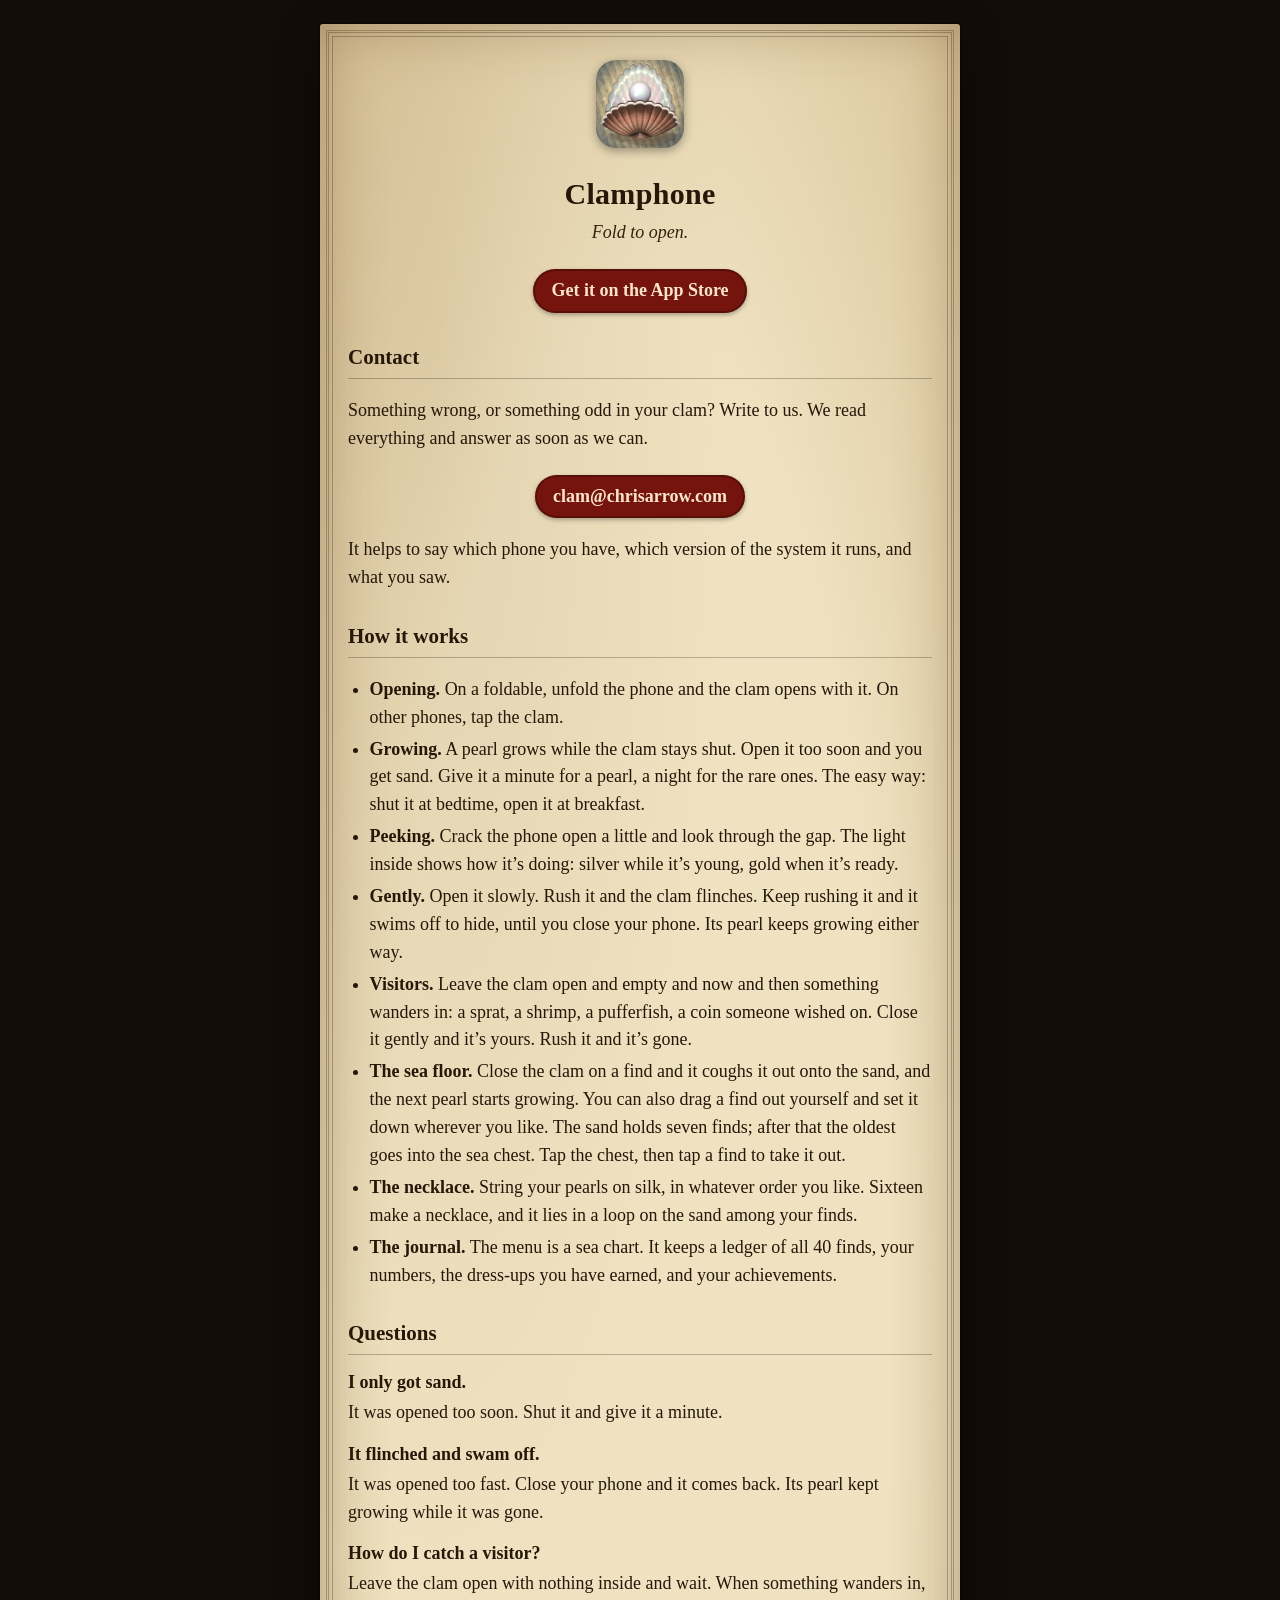
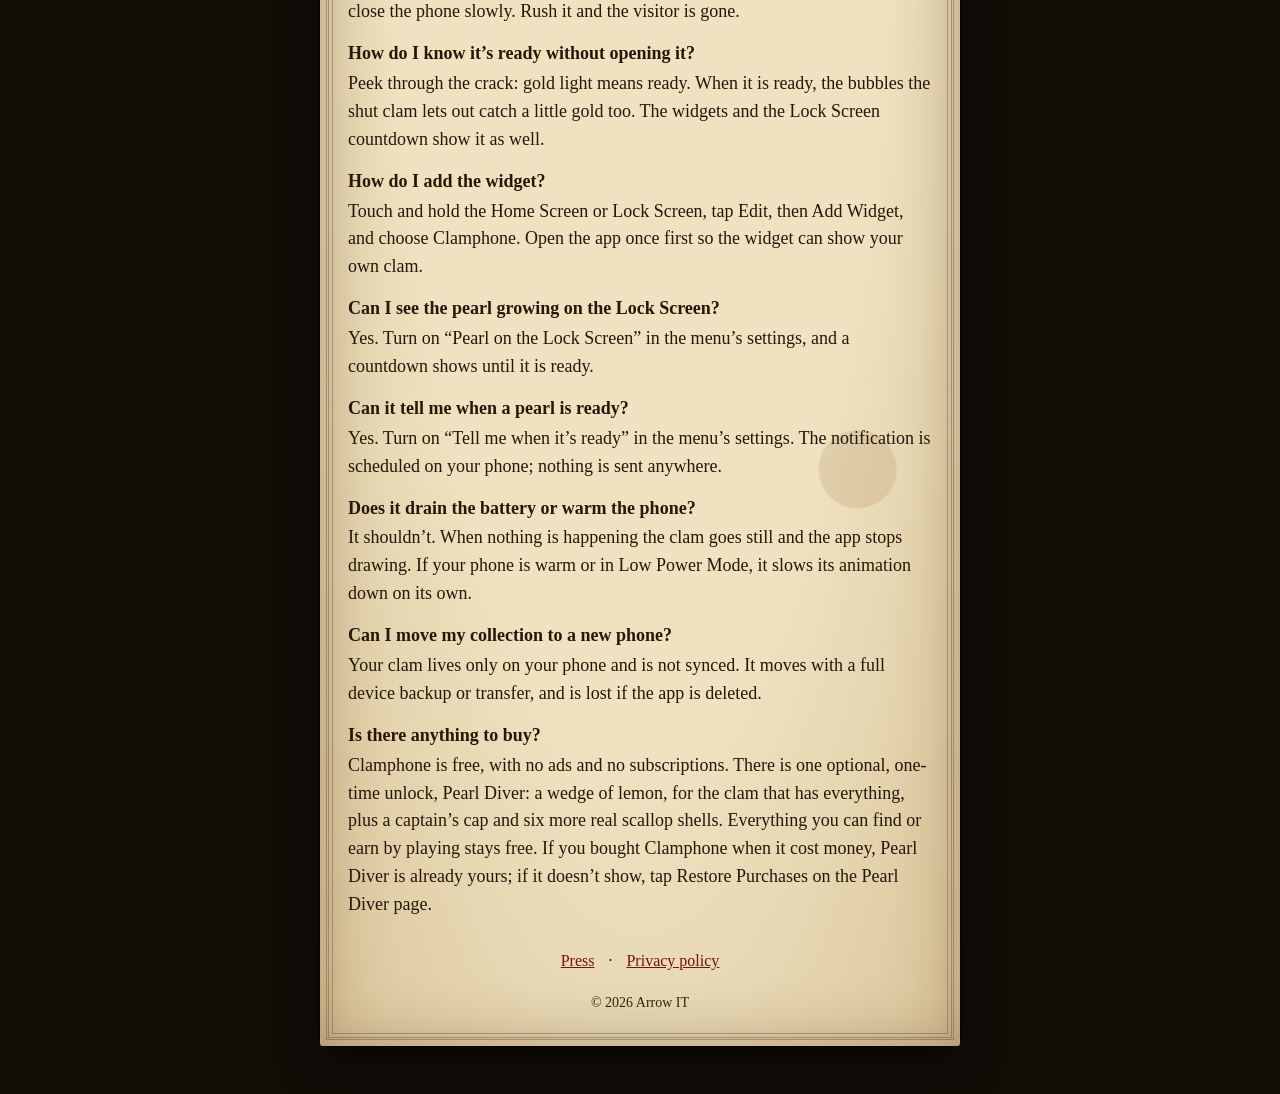
<file: index.html>
<!doctype html>
<html lang="en">
<head>
<meta charset="utf-8">
<meta name="viewport" content="width=device-width, initial-scale=1">
<meta name="color-scheme" content="light dark">
<title>Clamphone Support</title>
<meta name="description" content="Help and contact for Clamphone: Fold to Open.">
<link rel="icon" href="icon.png">
<link rel="stylesheet" href="style.css">
</head>
<body>
<main class="sheet">
  <header>
    <img src="icon.png" alt="The Clamphone icon: a pearl showing over the lid of a scallop">
    <h1>Clamphone</h1>
    <p class="tagline">Fold to open.</p>
  </header>

  <p style="text-align:center"><a class="contact" href="https://apps.apple.com/us/app/clamphone-fold-to-open/id6820744662">Get it on the App Store</a></p>

  <h2>Contact</h2>
  <p>Something wrong, or something odd in your clam? Write to us. We read everything and answer as soon as we can.</p>
  <p style="text-align:center"><a class="contact" href="mailto:clam@chrisarrow.com?subject=Clamphone%20support">clam@chrisarrow.com</a></p>
  <p>It helps to say which phone you have, which version of the system it runs, and what you saw.</p>

  <h2>How it works</h2>
  <ul>
    <li><strong>Opening.</strong> On a foldable, unfold the phone and the clam opens with it. On other phones, tap the clam.</li>
    <li><strong>Growing.</strong> A pearl grows while the clam stays shut. Open it too soon and you get sand. Give it a minute for a pearl, a night for the rare ones. The easy way: shut it at bedtime, open it at breakfast.</li>
    <li><strong>Peeking.</strong> Crack the phone open a little and look through the gap. The light inside shows how it’s doing: silver while it’s young, gold when it’s ready.</li>
    <li><strong>Gently.</strong> Open it slowly. Rush it and the clam flinches. Keep rushing it and it swims off to hide, until you close your phone. Its pearl keeps growing either way.</li>
    <li><strong>Visitors.</strong> Leave the clam open and empty and now and then something wanders in: a sprat, a shrimp, a pufferfish, a coin someone wished on. Close it gently and it’s yours. Rush it and it’s gone.</li>
    <li><strong>The sea floor.</strong> Close the clam on a find and it coughs it out onto the sand, and the next pearl starts growing. You can also drag a find out yourself and set it down wherever you like. The sand holds seven finds; after that the oldest goes into the sea chest. Tap the chest, then tap a find to take it out.</li>
    <li><strong>The necklace.</strong> String your pearls on silk, in whatever order you like. Sixteen make a necklace, and it lies in a loop on the sand among your finds.</li>
    <li><strong>The journal.</strong> The menu is a sea chart. It keeps a ledger of all 40 finds, your numbers, the dress-ups you have earned, and your achievements.</li>
  </ul>

  <h2>Questions</h2>
  <dl>
    <dt>I only got sand.</dt>
    <dd>It was opened too soon. Shut it and give it a minute.</dd>

    <dt>It flinched and swam off.</dt>
    <dd>It was opened too fast. Close your phone and it comes back. Its pearl kept growing while it was gone.</dd>

    <dt>How do I catch a visitor?</dt>
    <dd>Leave the clam open with nothing inside and wait. When something wanders in, close the phone slowly. Rush it and the visitor is gone.</dd>

    <dt>How do I know it’s ready without opening it?</dt>
    <dd>Peek through the crack: gold light means ready. When it is ready, the bubbles the shut clam lets out catch a little gold too. The widgets and the Lock Screen countdown show it as well.</dd>

    <dt>How do I add the widget?</dt>
    <dd>Touch and hold the Home Screen or Lock Screen, tap Edit, then Add Widget, and choose Clamphone. Open the app once first so the widget can show your own clam.</dd>

    <dt>Can I see the pearl growing on the Lock Screen?</dt>
    <dd>Yes. Turn on “Pearl on the Lock Screen” in the menu’s settings, and a countdown shows until it is ready.</dd>

    <dt>Can it tell me when a pearl is ready?</dt>
    <dd>Yes. Turn on “Tell me when it’s ready” in the menu’s settings. The notification is scheduled on your phone; nothing is sent anywhere.</dd>

    <dt>Does it drain the battery or warm the phone?</dt>
    <dd>It shouldn’t. When nothing is happening the clam goes still and the app stops drawing. If your phone is warm or in Low Power Mode, it slows its animation down on its own.</dd>

    <dt>Can I move my collection to a new phone?</dt>
    <dd>Your clam lives only on your phone and is not synced. It moves with a full device backup or transfer, and is lost if the app is deleted.</dd>

    <dt>Is there anything to buy?</dt>
    <dd>Clamphone is free, with no ads and no subscriptions. There is one optional, one-time unlock, Pearl Diver: a wedge of lemon, for the clam that has everything, plus a captain’s cap and six more real scallop shells. Everything you can find or earn by playing stays free. If you bought Clamphone when it cost money, Pearl Diver is already yours; if it doesn’t show, tap Restore Purchases on the Pearl Diver page.</dd>
  </dl>

  <nav><a href="press.html">Press</a> · <a href="privacy.html">Privacy policy</a></nav>
  <footer>© 2026 Arrow IT</footer>
</main>
</body>
</html>
</file>
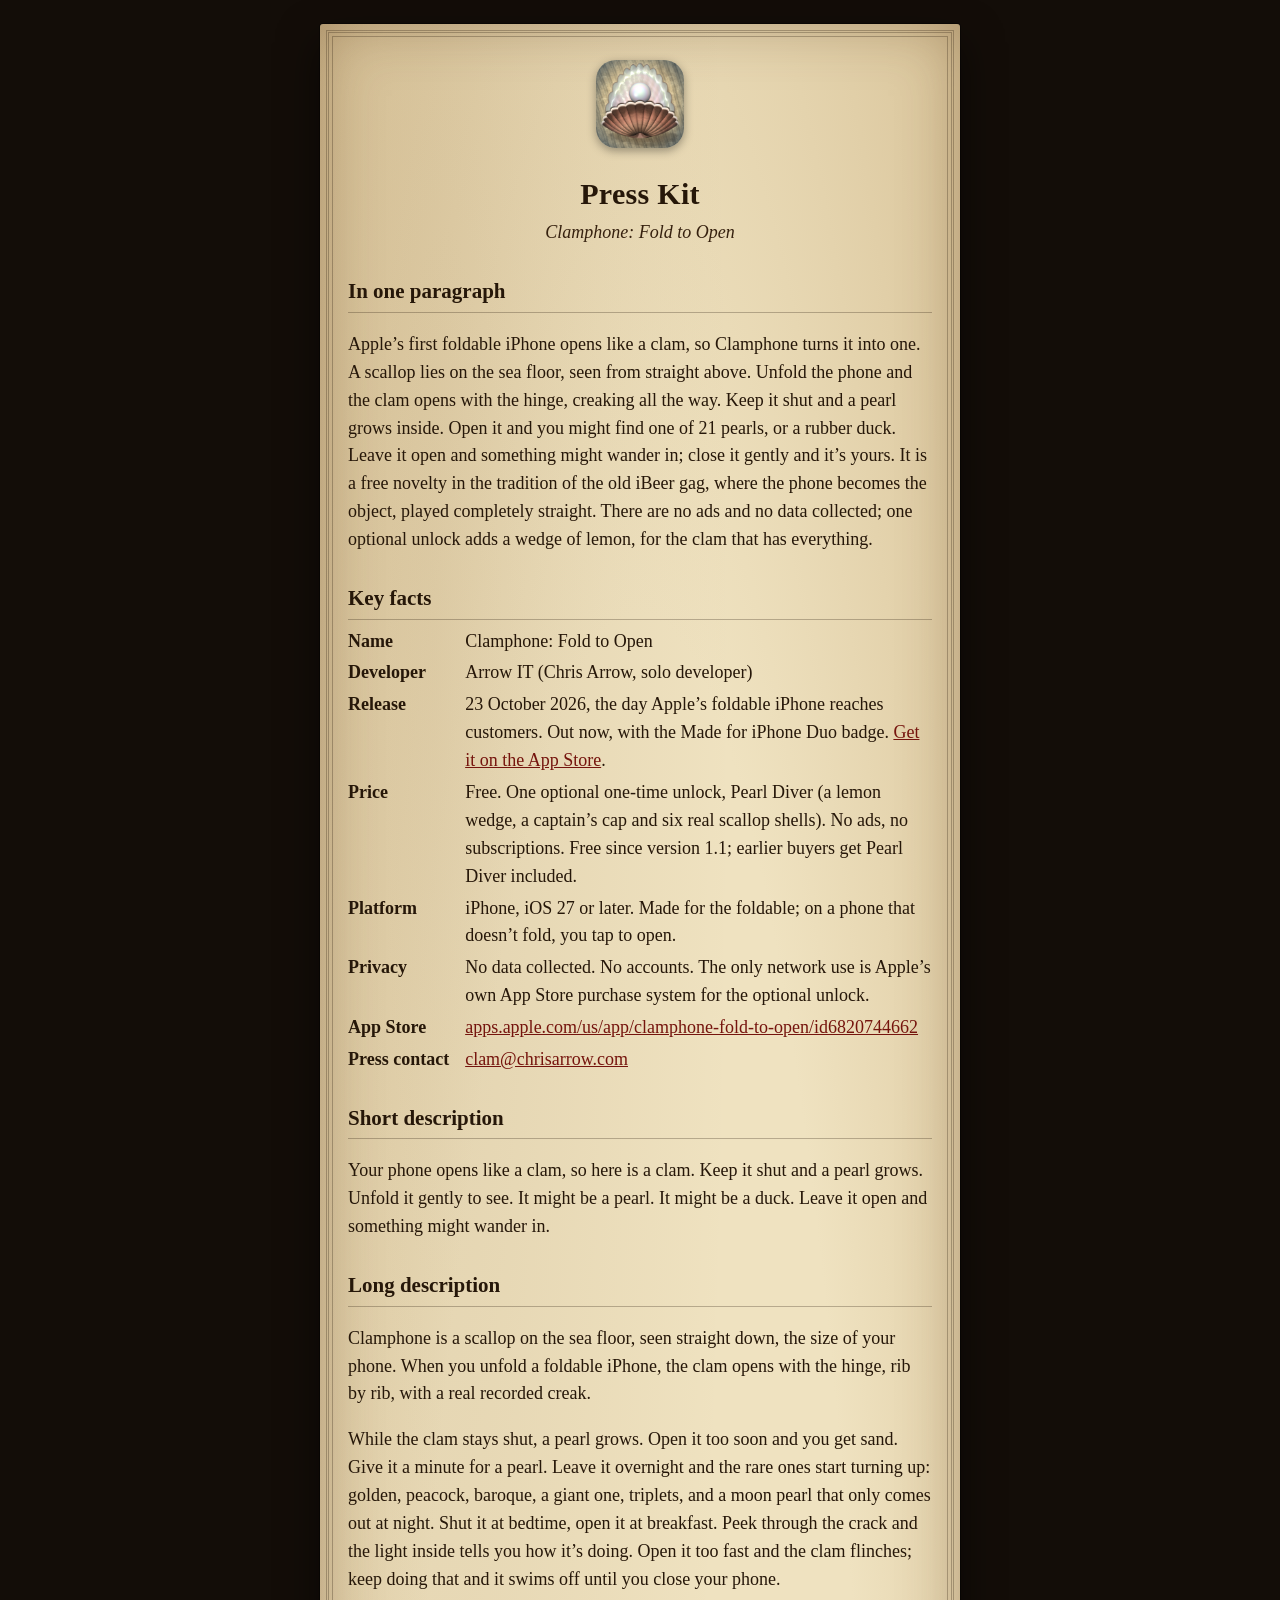
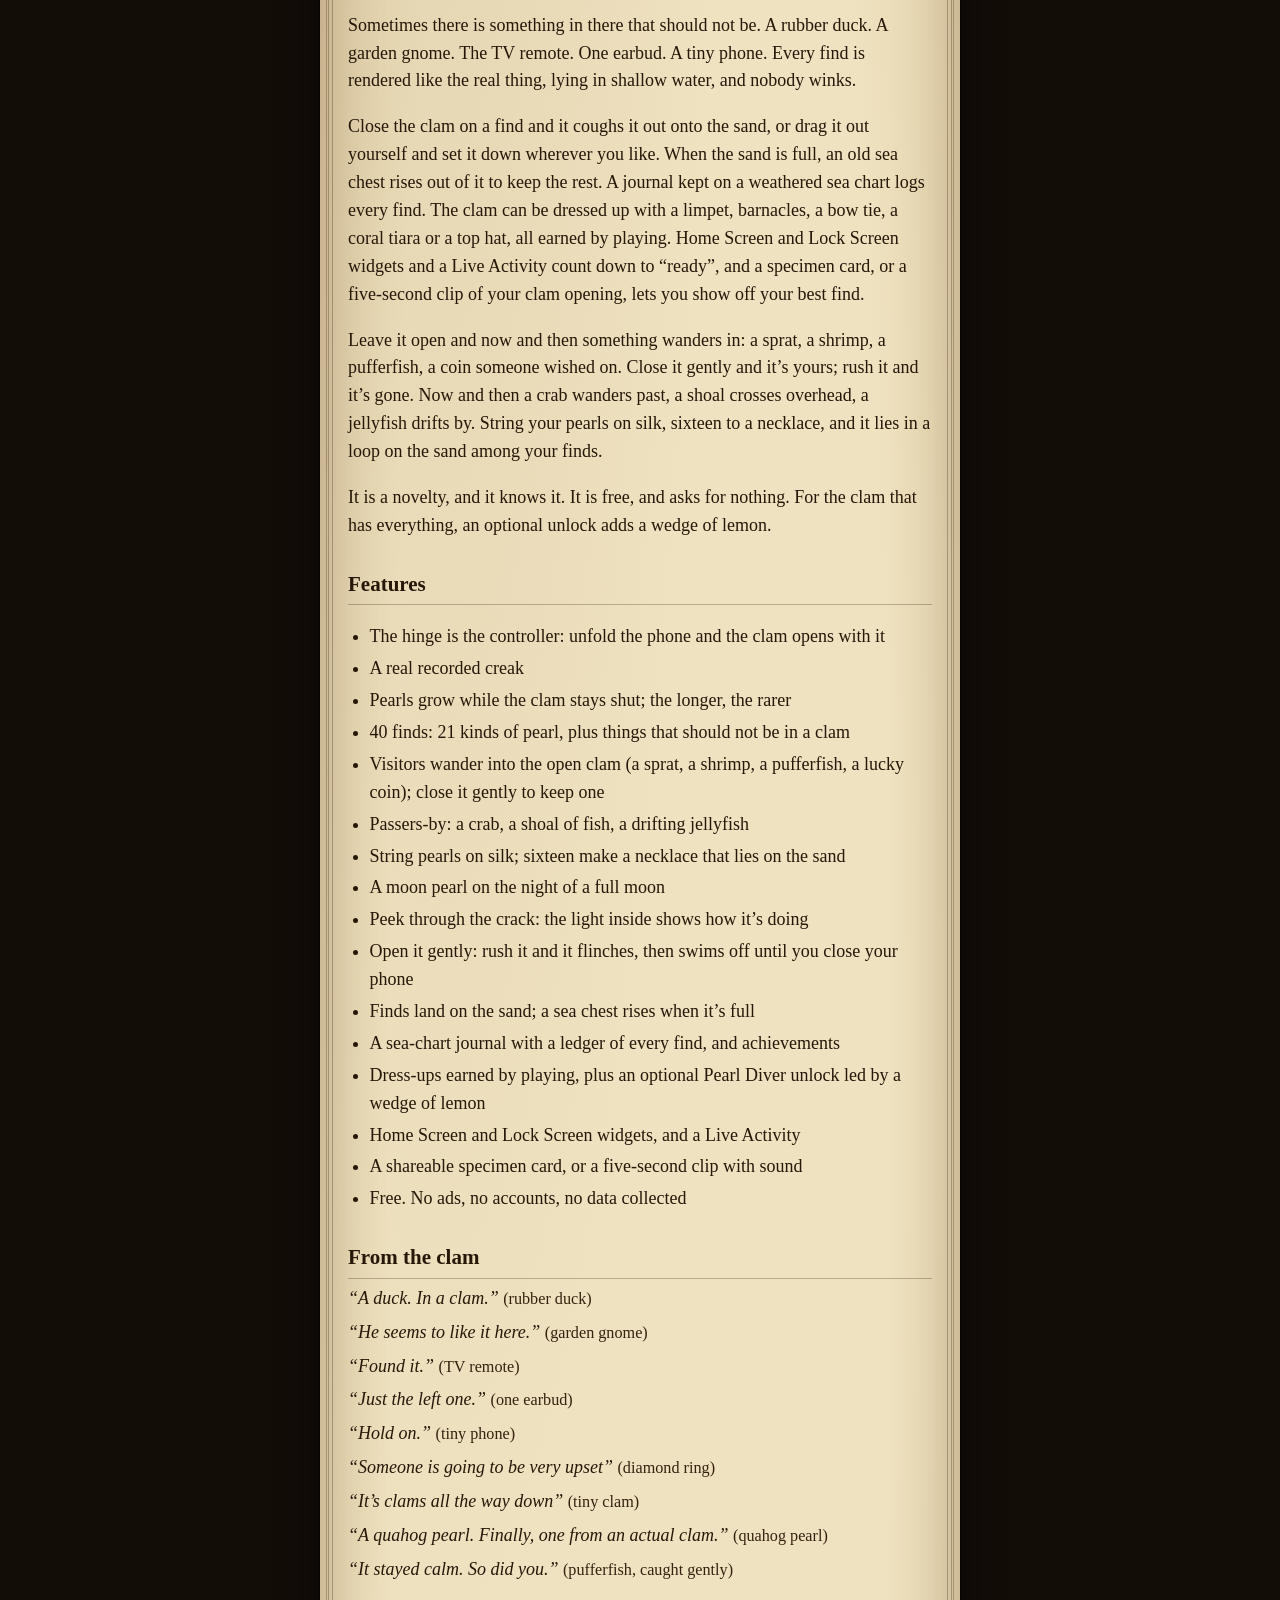
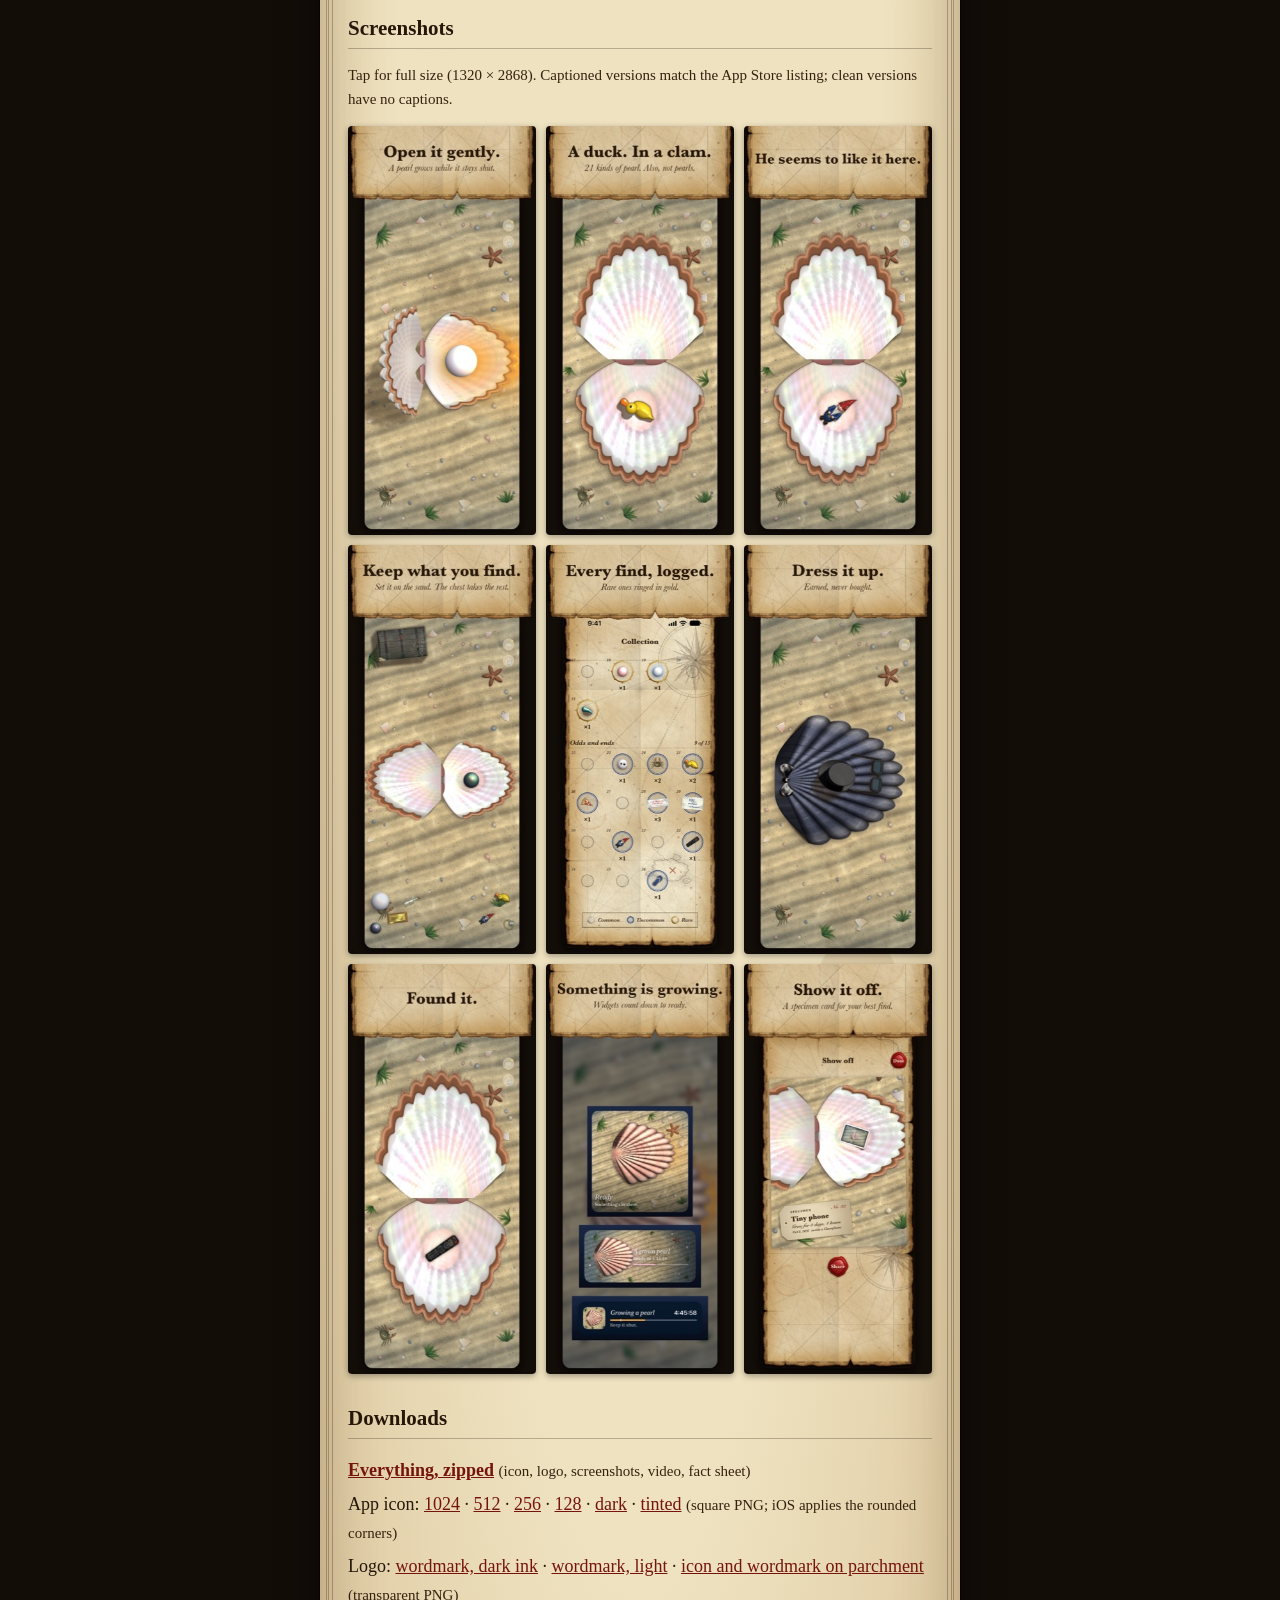
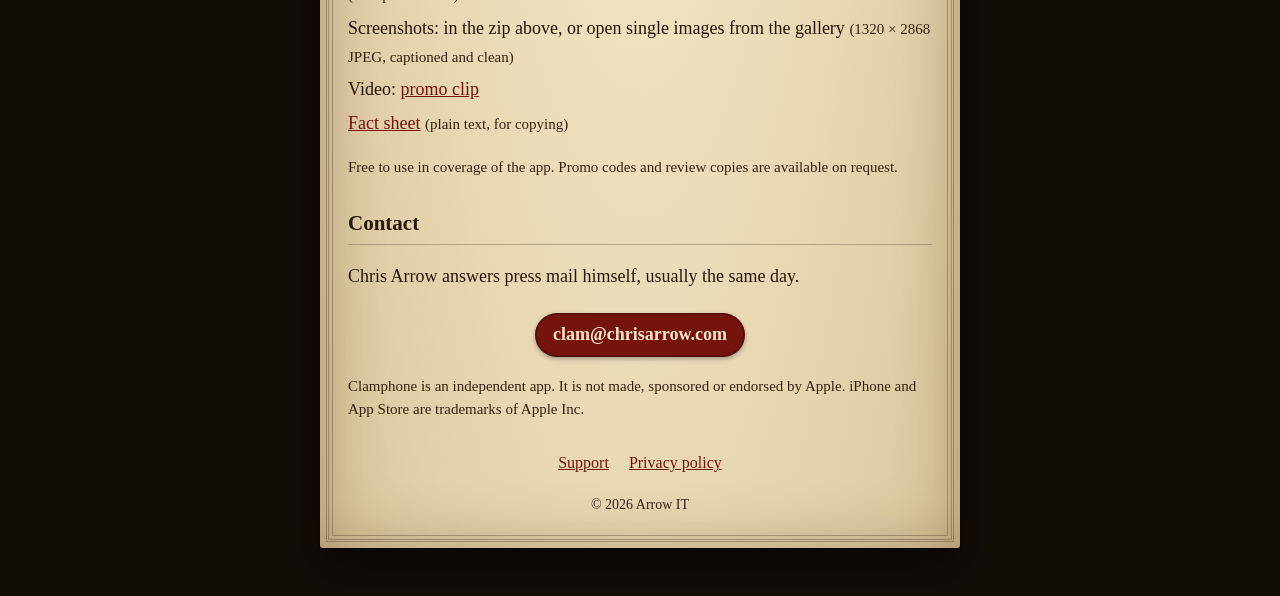
<file: press.html>
<!doctype html>
<html lang="en">
<head>
<meta charset="utf-8">
<meta name="viewport" content="width=device-width, initial-scale=1">
<meta name="color-scheme" content="light dark">
<title>Clamphone Press Kit</title>
<meta name="description" content="Press kit for Clamphone: Fold to Open, a free clam for Apple's first foldable iPhone. Facts, descriptions, screenshots, icon and logo.">
<link rel="icon" href="icon.png">
<link rel="stylesheet" href="style.css">
<style>
  .facts { display: grid; grid-template-columns: max-content 1fr; gap: 4px 16px; margin: 8px 0 0; }
  .facts dt { margin: 0; }
  .facts dd { margin: 0; min-width: 0; overflow-wrap: anywhere; }
  .shots { display: grid; grid-template-columns: repeat(3, 1fr); gap: 10px; margin: 12px 0 4px; }
  .shots a { display: block; }
  .shots img { width: 100%; height: auto; display: block; border-radius: 4px; box-shadow: 0 2px 6px rgba(0,0,0,0.35); }
  .quote { font-style: italic; margin: 6px 0; }
  .quote span { font-style: normal; color: var(--ink-soft); font-size: 0.9em; }
  .dl { list-style: none; padding-left: 0; }
  .dl li { margin: 6px 0; }
  .small { font-size: 15px; color: var(--ink-soft); }
  .center { text-align: center; }
  @media (max-width: 420px) {
    .facts { grid-template-columns: 1fr; gap: 0; }
    .facts dd { margin-bottom: 8px; }
    .shots { grid-template-columns: repeat(2, 1fr); }
  }
</style>
</head>
<body>
<main class="sheet">
  <header>
    <img src="icon.png" alt="The Clamphone icon: a pearl showing over the lid of a scallop">
    <h1>Press Kit</h1>
    <p class="tagline">Clamphone: Fold to Open</p>
  </header>

  <h2>In one paragraph</h2>
  <p>Apple’s first foldable iPhone opens like a clam, so Clamphone turns it into one. A scallop lies on the sea floor, seen from straight above. Unfold the phone and the clam opens with the hinge, creaking all the way. Keep it shut and a pearl grows inside. Open it and you might find one of 21 pearls, or a rubber duck. Leave it open and something might wander in; close it gently and it’s yours. It is a free novelty in the tradition of the old iBeer gag, where the phone becomes the object, played completely straight. There are no ads and no data collected; one optional unlock adds a wedge of lemon, for the clam that has everything.</p>

  <h2>Key facts</h2>
  <dl class="facts">
    <dt>Name</dt><dd>Clamphone: Fold to Open</dd>
    <dt>Developer</dt><dd>Arrow IT (Chris Arrow, solo developer)</dd>
    <dt>Release</dt><dd>23 October 2026, the day Apple’s foldable iPhone reaches customers. Out now, with the Made for iPhone Duo badge. <a href="https://apps.apple.com/us/app/clamphone-fold-to-open/id6820744662">Get it on the App Store</a>.</dd>
    <dt>Price</dt><dd>Free. One optional one-time unlock, Pearl Diver (a lemon wedge, a captain’s cap and six real scallop shells). No ads, no subscriptions. Free since version 1.1; earlier buyers get Pearl Diver included.</dd>
    <dt>Platform</dt><dd>iPhone, iOS 27 or later. Made for the foldable; on a phone that doesn’t fold, you tap to open.</dd>
    <dt>Privacy</dt><dd>No data collected. No accounts. The only network use is Apple’s own App Store purchase system for the optional unlock.</dd>
    <dt>App Store</dt><dd><a href="https://apps.apple.com/us/app/clamphone-fold-to-open/id6820744662">apps.apple.com/us/app/clamphone-fold-to-open/id6820744662</a></dd>
    <dt>Press contact</dt><dd><a href="mailto:clam@chrisarrow.com?subject=Clamphone%20press">clam@chrisarrow.com</a></dd>
  </dl>

  <h2>Short description</h2>
  <p>Your phone opens like a clam, so here is a clam. Keep it shut and a pearl grows. Unfold it gently to see. It might be a pearl. It might be a duck. Leave it open and something might wander in.</p>

  <h2>Long description</h2>
  <p>Clamphone is a scallop on the sea floor, seen straight down, the size of your phone. When you unfold a foldable iPhone, the clam opens with the hinge, rib by rib, with a real recorded creak.</p>
  <p>While the clam stays shut, a pearl grows. Open it too soon and you get sand. Give it a minute for a pearl. Leave it overnight and the rare ones start turning up: golden, peacock, baroque, a giant one, triplets, and a moon pearl that only comes out at night. Shut it at bedtime, open it at breakfast. Peek through the crack and the light inside tells you how it’s doing. Open it too fast and the clam flinches; keep doing that and it swims off until you close your phone.</p>
  <p>Sometimes there is something in there that should not be. A rubber duck. A garden gnome. The TV remote. One earbud. A tiny phone. Every find is rendered like the real thing, lying in shallow water, and nobody winks.</p>
  <p>Close the clam on a find and it coughs it out onto the sand, or drag it out yourself and set it down wherever you like. When the sand is full, an old sea chest rises out of it to keep the rest. A journal kept on a weathered sea chart logs every find. The clam can be dressed up with a limpet, barnacles, a bow tie, a coral tiara or a top hat, all earned by playing. Home Screen and Lock Screen widgets and a Live Activity count down to “ready”, and a specimen card, or a five-second clip of your clam opening, lets you show off your best find.</p>
  <p>Leave it open and now and then something wanders in: a sprat, a shrimp, a pufferfish, a coin someone wished on. Close it gently and it’s yours; rush it and it’s gone. Now and then a crab wanders past, a shoal crosses overhead, a jellyfish drifts by. String your pearls on silk, sixteen to a necklace, and it lies in a loop on the sand among your finds.</p>
  <p>It is a novelty, and it knows it. It is free, and asks for nothing. For the clam that has everything, an optional unlock adds a wedge of lemon.</p>

  <h2>Features</h2>
  <ul>
    <li>The hinge is the controller: unfold the phone and the clam opens with it</li>
    <li>A real recorded creak</li>
    <li>Pearls grow while the clam stays shut; the longer, the rarer</li>
    <li>40 finds: 21 kinds of pearl, plus things that should not be in a clam</li>
    <li>Visitors wander into the open clam (a sprat, a shrimp, a pufferfish, a lucky coin); close it gently to keep one</li>
    <li>Passers-by: a crab, a shoal of fish, a drifting jellyfish</li>
    <li>String pearls on silk; sixteen make a necklace that lies on the sand</li>
    <li>A moon pearl on the night of a full moon</li>
    <li>Peek through the crack: the light inside shows how it’s doing</li>
    <li>Open it gently: rush it and it flinches, then swims off until you close your phone</li>
    <li>Finds land on the sand; a sea chest rises when it’s full</li>
    <li>A sea-chart journal with a ledger of every find, and achievements</li>
    <li>Dress-ups earned by playing, plus an optional Pearl Diver unlock led by a wedge of lemon</li>
    <li>Home Screen and Lock Screen widgets, and a Live Activity</li>
    <li>A shareable specimen card, or a five-second clip with sound</li>
    <li>Free. No ads, no accounts, no data collected</li>
  </ul>

  <h2>From the clam</h2>
  <p class="quote">“A duck. In a clam.” <span>(rubber duck)</span></p>
  <p class="quote">“He seems to like it here.” <span>(garden gnome)</span></p>
  <p class="quote">“Found it.” <span>(TV remote)</span></p>
  <p class="quote">“Just the left one.” <span>(one earbud)</span></p>
  <p class="quote">“Hold on.” <span>(tiny phone)</span></p>
  <p class="quote">“Someone is going to be very upset” <span>(diamond ring)</span></p>
  <p class="quote">“It’s clams all the way down” <span>(tiny clam)</span></p>
  <p class="quote">“A quahog pearl. Finally, one from an actual clam.” <span>(quahog pearl)</span></p>
  <p class="quote">“It stayed calm. So did you.” <span>(pufferfish, caught gently)</span></p>

  <h2>Screenshots</h2>
  <p class="small">Tap for full size (1320 × 2868). Captioned versions match the App Store listing; clean versions have no captions.</p>
  <div class="shots">
    <a href="press-kit/screenshots/captioned/clamphone-captioned-01.jpg"><img src="press-kit/thumbs/clamphone-captioned-01.jpg" alt="Open it gently: the scallop half open on the sand with a white pearl inside" loading="lazy"></a>
    <a href="press-kit/screenshots/captioned/clamphone-captioned-02.jpg"><img src="press-kit/thumbs/clamphone-captioned-02.jpg" alt="A duck. In a clam: a yellow rubber duck in the open scallop" loading="lazy"></a>
    <a href="press-kit/screenshots/captioned/clamphone-captioned-03.jpg"><img src="press-kit/thumbs/clamphone-captioned-03.jpg" alt="He seems to like it here: a garden gnome lying in the scallop" loading="lazy"></a>
    <a href="press-kit/screenshots/captioned/clamphone-captioned-04.jpg"><img src="press-kit/thumbs/clamphone-captioned-04.jpg" alt="Keep what you find: finds arranged on the sand with a sea chest" loading="lazy"></a>
    <a href="press-kit/screenshots/captioned/clamphone-captioned-05.jpg"><img src="press-kit/thumbs/clamphone-captioned-05.jpg" alt="Every find, logged: the collection, finds in rarity rings on a sea chart, some still to find" loading="lazy"></a>
    <a href="press-kit/screenshots/captioned/clamphone-captioned-06.jpg"><img src="press-kit/thumbs/clamphone-captioned-06.jpg" alt="Dress it up: a dark scallop wearing a top hat and sunglasses" loading="lazy"></a>
    <a href="press-kit/screenshots/captioned/clamphone-captioned-07.jpg"><img src="press-kit/thumbs/clamphone-captioned-07.jpg" alt="Found it: a TV remote in the open scallop" loading="lazy"></a>
    <a href="press-kit/screenshots/captioned/clamphone-captioned-08.jpg"><img src="press-kit/thumbs/clamphone-captioned-08.jpg" alt="Something is growing: widgets and a Live Activity counting down" loading="lazy"></a>
    <a href="press-kit/screenshots/captioned/clamphone-captioned-09.jpg"><img src="press-kit/thumbs/clamphone-captioned-09.jpg" alt="Show it off: a specimen card for a tiny phone" loading="lazy"></a>
  </div>

  <h2>Downloads</h2>
  <ul class="dl">
    <li><strong><a href="press-kit/clamphone-press-kit.zip">Everything, zipped</a></strong> <span class="small">(icon, logo, screenshots, video, fact sheet)</span></li>
    <li>App icon: <a href="press-kit/icon/clamphone-icon-1024.png">1024</a> · <a href="press-kit/icon/clamphone-icon-512.png">512</a> · <a href="press-kit/icon/clamphone-icon-256.png">256</a> · <a href="press-kit/icon/clamphone-icon-128.png">128</a> · <a href="press-kit/icon/clamphone-icon-dark-1024.png">dark</a> · <a href="press-kit/icon/clamphone-icon-tinted-1024.png">tinted</a> <span class="small">(square PNG; iOS applies the rounded corners)</span></li>
    <li>Logo: <a href="press-kit/logo/clamphone-wordmark-ink.png">wordmark, dark ink</a> · <a href="press-kit/logo/clamphone-wordmark-paper.png">wordmark, light</a> · <a href="press-kit/logo/clamphone-lockup-parchment.png">icon and wordmark on parchment</a> <span class="small">(transparent PNG)</span></li>
    <li>Screenshots: in the zip above, or open single images from the gallery <span class="small">(1320 × 2868 JPEG, captioned and clean)</span></li>
    <li>Video: <a href="press-kit/video/clamphone-promo.mp4">promo clip</a></li>
    <li><a href="press-kit/clamphone-fact-sheet.txt">Fact sheet</a> <span class="small">(plain text, for copying)</span></li>
  </ul>
  <p class="small">Free to use in coverage of the app. Promo codes and review copies are available on request.</p>

  <h2>Contact</h2>
  <p>Chris Arrow answers press mail himself, usually the same day.</p>
  <p class="center"><a class="contact" href="mailto:clam@chrisarrow.com?subject=Clamphone%20press">clam@chrisarrow.com</a></p>
  <p class="small">Clamphone is an independent app. It is not made, sponsored or endorsed by Apple. iPhone and App Store are trademarks of Apple Inc.</p>

  <nav><a href="index.html">Support</a><a href="privacy.html">Privacy policy</a></nav>
  <footer>© 2026 Arrow IT</footer>
</main>
</body>
</html>
</file>
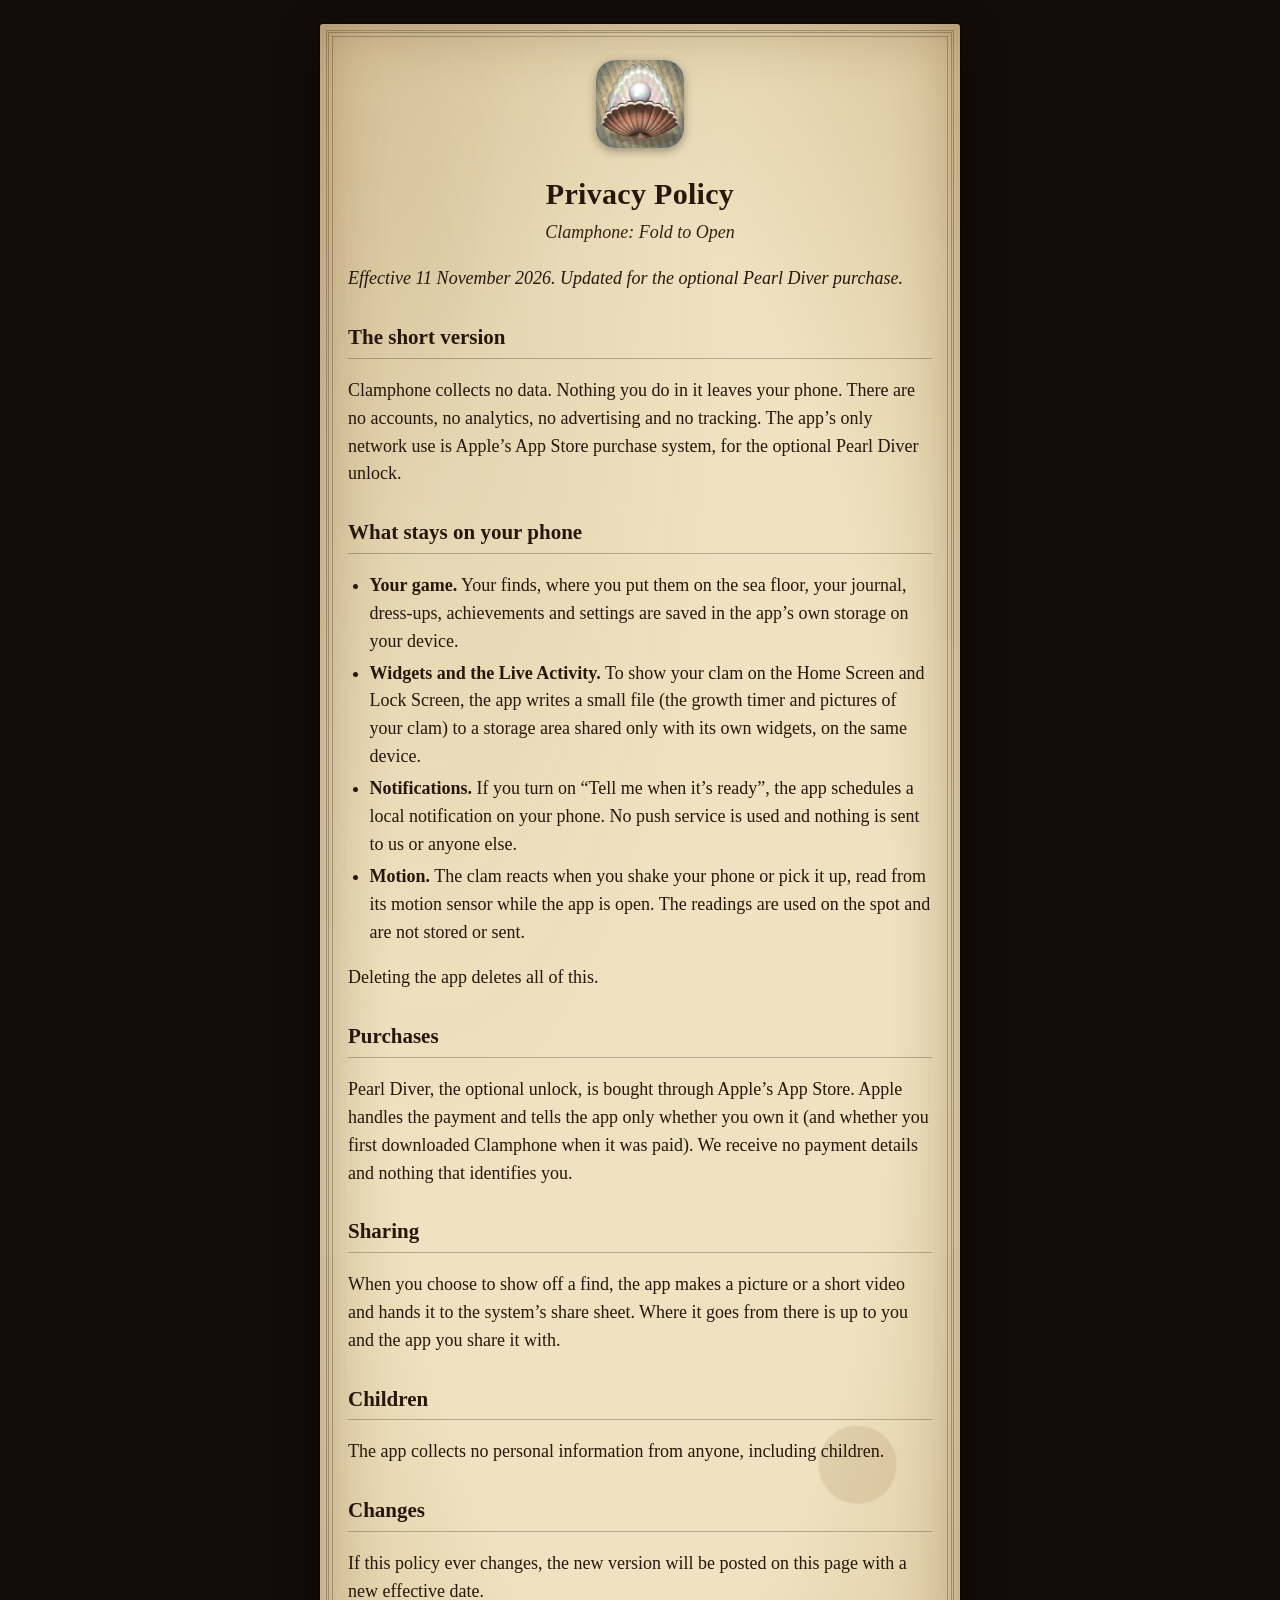
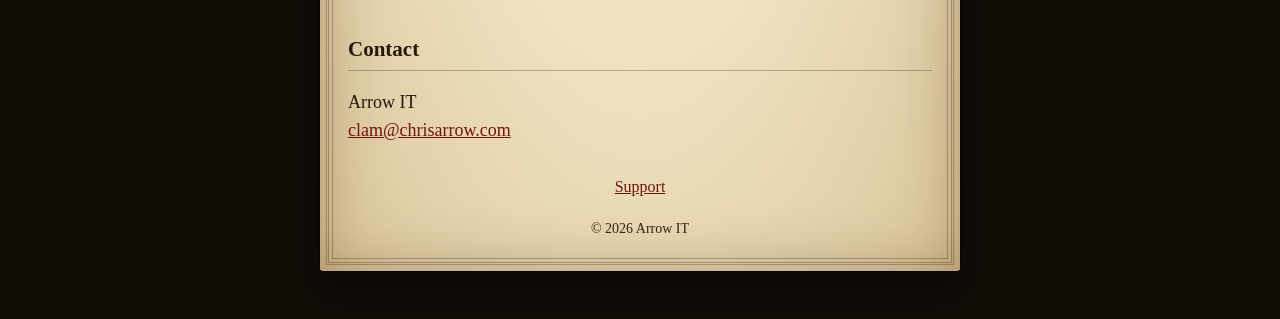
<file: privacy.html>
<!doctype html>
<html lang="en">
<head>
<meta charset="utf-8">
<meta name="viewport" content="width=device-width, initial-scale=1">
<meta name="color-scheme" content="light dark">
<title>Clamphone Privacy Policy</title>
<meta name="description" content="Privacy policy for Clamphone: Fold to Open. It collects no data.">
<link rel="icon" href="icon.png">
<link rel="stylesheet" href="style.css">
</head>
<body>
<main class="sheet">
  <header>
    <img src="icon.png" alt="The Clamphone icon: a pearl showing over the lid of a scallop">
    <h1>Privacy Policy</h1>
    <p class="tagline">Clamphone: Fold to Open</p>
  </header>

  <p><em>Effective 11 November 2026. Updated for the optional Pearl Diver purchase.</em></p>

  <h2>The short version</h2>
  <p>Clamphone collects no data. Nothing you do in it leaves your phone. There are no accounts, no analytics, no advertising and no tracking. The app’s only network use is Apple’s App Store purchase system, for the optional Pearl Diver unlock.</p>

  <h2>What stays on your phone</h2>
  <ul>
    <li><strong>Your game.</strong> Your finds, where you put them on the sea floor, your journal, dress-ups, achievements and settings are saved in the app’s own storage on your device.</li>
    <li><strong>Widgets and the Live Activity.</strong> To show your clam on the Home Screen and Lock Screen, the app writes a small file (the growth timer and pictures of your clam) to a storage area shared only with its own widgets, on the same device.</li>
    <li><strong>Notifications.</strong> If you turn on “Tell me when it’s ready”, the app schedules a local notification on your phone. No push service is used and nothing is sent to us or anyone else.</li>
    <li><strong>Motion.</strong> The clam reacts when you shake your phone or pick it up, read from its motion sensor while the app is open. The readings are used on the spot and are not stored or sent.</li>
  </ul>
  <p>Deleting the app deletes all of this.</p>

  <h2>Purchases</h2>
  <p>Pearl Diver, the optional unlock, is bought through Apple’s App Store. Apple handles the payment and tells the app only whether you own it (and whether you first downloaded Clamphone when it was paid). We receive no payment details and nothing that identifies you.</p>

  <h2>Sharing</h2>
  <p>When you choose to show off a find, the app makes a picture or a short video and hands it to the system’s share sheet. Where it goes from there is up to you and the app you share it with.</p>

  <h2>Children</h2>
  <p>The app collects no personal information from anyone, including children.</p>

  <h2>Changes</h2>
  <p>If this policy ever changes, the new version will be posted on this page with a new effective date.</p>

  <h2>Contact</h2>
  <p>Arrow IT<br><a href="mailto:clam@chrisarrow.com?subject=Clamphone%20privacy">clam@chrisarrow.com</a></p>

  <nav><a href="index.html">Support</a></nav>
  <footer>© 2026 Arrow IT</footer>
</main>
</body>
</html>
</file>
<file: style.css>
:root {
  --paper: #efe2c0;
  --paper-edge: #d9c49a;
  --ink: #261709;
  --ink-soft: #36210f;
  --red-ink: #75140d;
  --desk: #130d08;
  --rule: rgba(38, 23, 9, 0.28);
}
@media (prefers-color-scheme: dark) {
  /* Read by lamplight, as the game's chart does: dimmer, warmer paper. */
  :root {
    --paper: #cdb88f;
    --paper-edge: #a98f63;
    --rule: rgba(38, 23, 9, 0.34);
  }
}
* { box-sizing: border-box; }
html { background: var(--desk); }
body {
  margin: 0;
  min-height: 100vh;
  padding: 24px 16px 48px;
  background: var(--desk);
  color: var(--ink);
  font-family: Baskerville, "Libre Baskerville", "Baskerville Old Face", Georgia, serif;
  font-size: 18px;
  line-height: 1.55;
  -webkit-text-size-adjust: 100%;
}
.sheet {
  max-width: 640px;
  margin: 0 auto;
  padding: 36px 28px 32px;
  background:
    radial-gradient(ellipse at 18% 12%, rgba(120, 80, 30, 0.10), transparent 40%),
    radial-gradient(circle at 84% 78%, rgba(120, 70, 20, 0.12) 0 38px, transparent 40px),
    radial-gradient(ellipse at 50% 50%, var(--paper) 55%, var(--paper-edge) 100%);
  border-radius: 3px;
  box-shadow: 0 0 0 1px rgba(0,0,0,0.4), 0 18px 40px rgba(0, 0, 0, 0.55),
              inset 0 0 60px rgba(90, 55, 20, 0.35);
  position: relative;
}
.sheet::before {
  /* neatline */
  content: "";
  position: absolute;
  inset: 12px;
  border: 1px solid var(--rule);
  outline: 3px double var(--rule);
  outline-offset: 3px;
  pointer-events: none;
}
header { text-align: center; margin-bottom: 8px; }
header img { width: 88px; height: 88px; border-radius: 20px; box-shadow: 0 3px 10px rgba(0,0,0,0.35); }
h1 { font-size: 30px; font-weight: 700; margin: 14px 0 0; letter-spacing: 0.01em; }
.tagline { font-style: italic; color: var(--ink-soft); margin: 2px 0 0; }
h2 {
  font-size: 21px; font-weight: 700; margin: 28px 0 6px;
  padding-bottom: 4px; border-bottom: 1px solid var(--rule);
}
p, li { color: var(--ink); }
ul { padding-left: 1.2em; }
li { margin: 4px 0; }
a { color: var(--red-ink); }
.hand { font-family: "Snell Roundhand", "Apple Chancery", cursive; font-size: 1.25em; }
dl { margin: 0; }
dt { font-weight: 700; margin-top: 14px; }
dd { margin: 2px 0 0; }
nav { text-align: center; margin-top: 30px; font-size: 16px; }
nav a { margin: 0 10px; }
footer { text-align: center; color: var(--ink-soft); font-size: 14px; margin-top: 18px; }
.contact {
  display: inline-block; margin-top: 4px; padding: 8px 18px; border-radius: 999px;
  background: var(--red-ink); color: #fde6cc; text-decoration: none; font-weight: 700;
  box-shadow: inset 0 0 0 2px rgba(0,0,0,0.25), 0 2px 4px rgba(0,0,0,0.3);
}
@media (max-width: 420px) {
  body { font-size: 17px; padding: 16px 16px 40px; }
  .sheet { padding: 30px 20px 26px; }
  h1 { font-size: 26px; }
}
</file>
